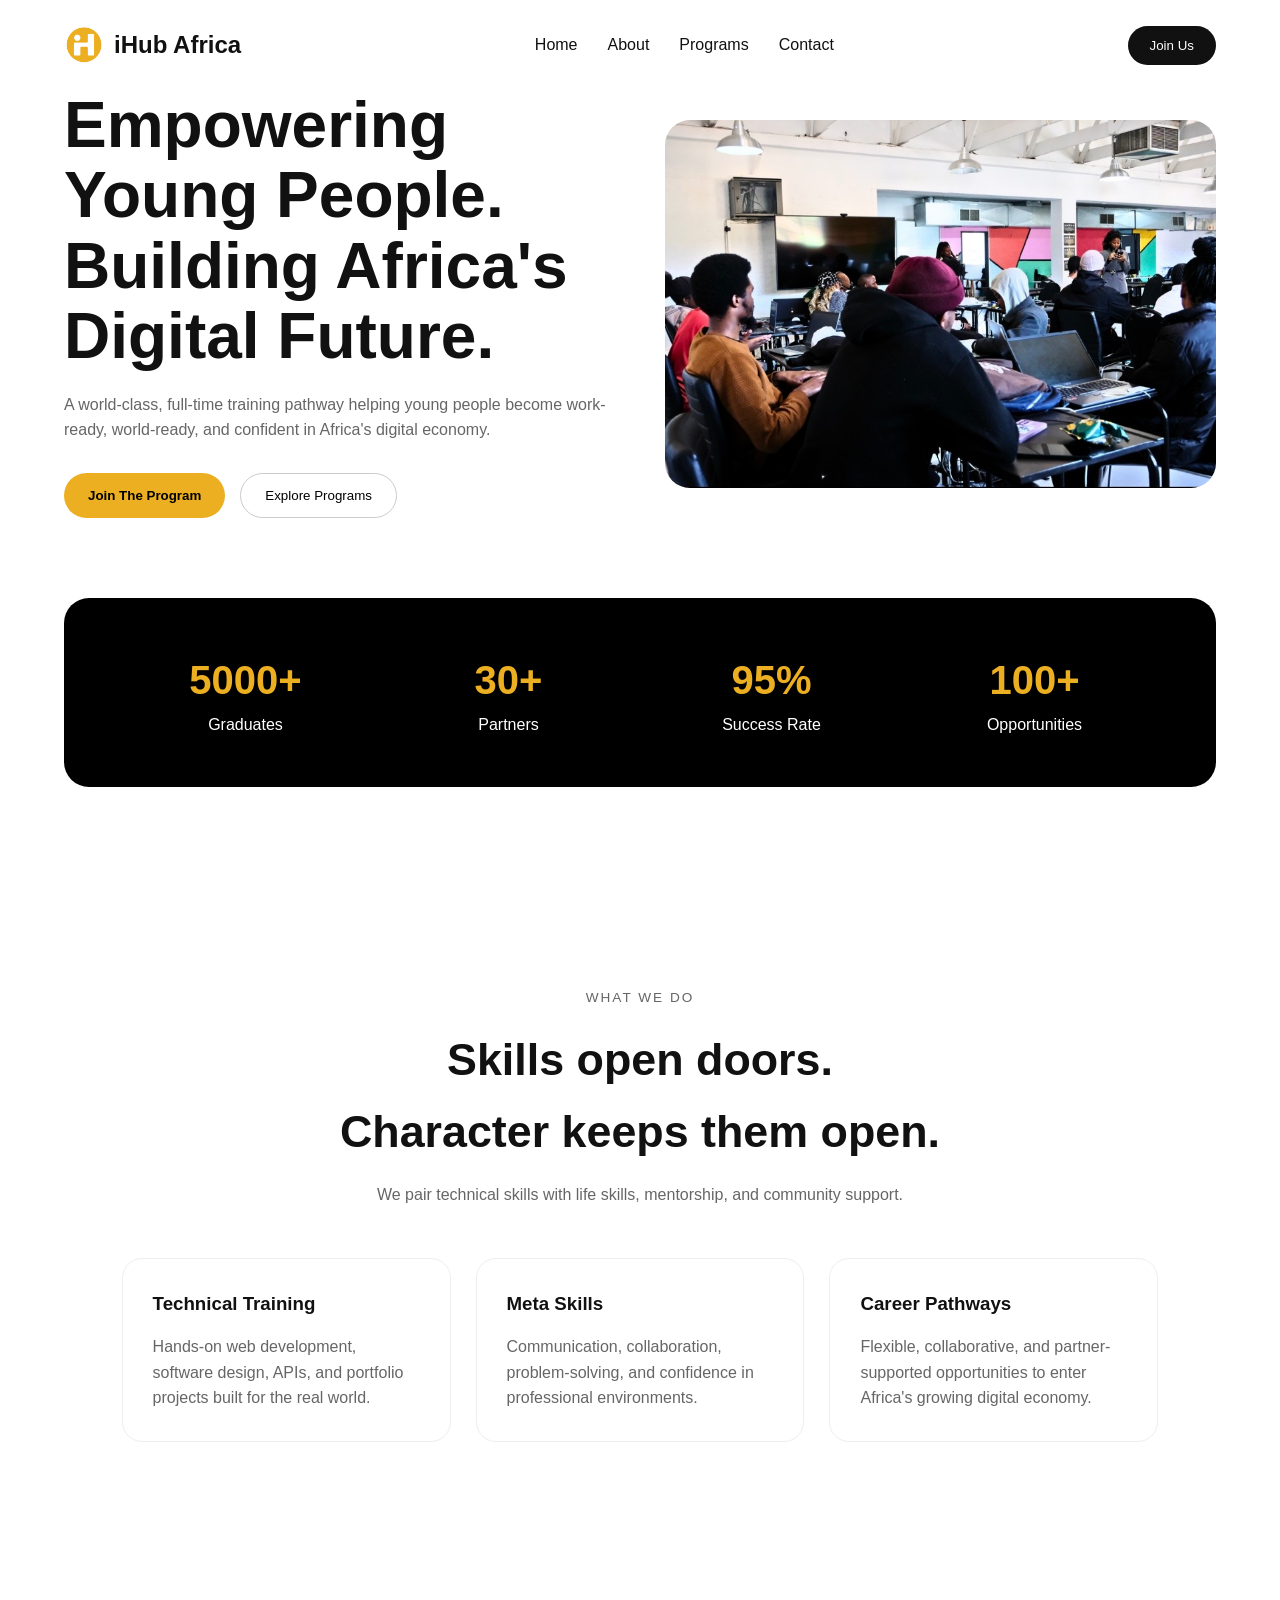
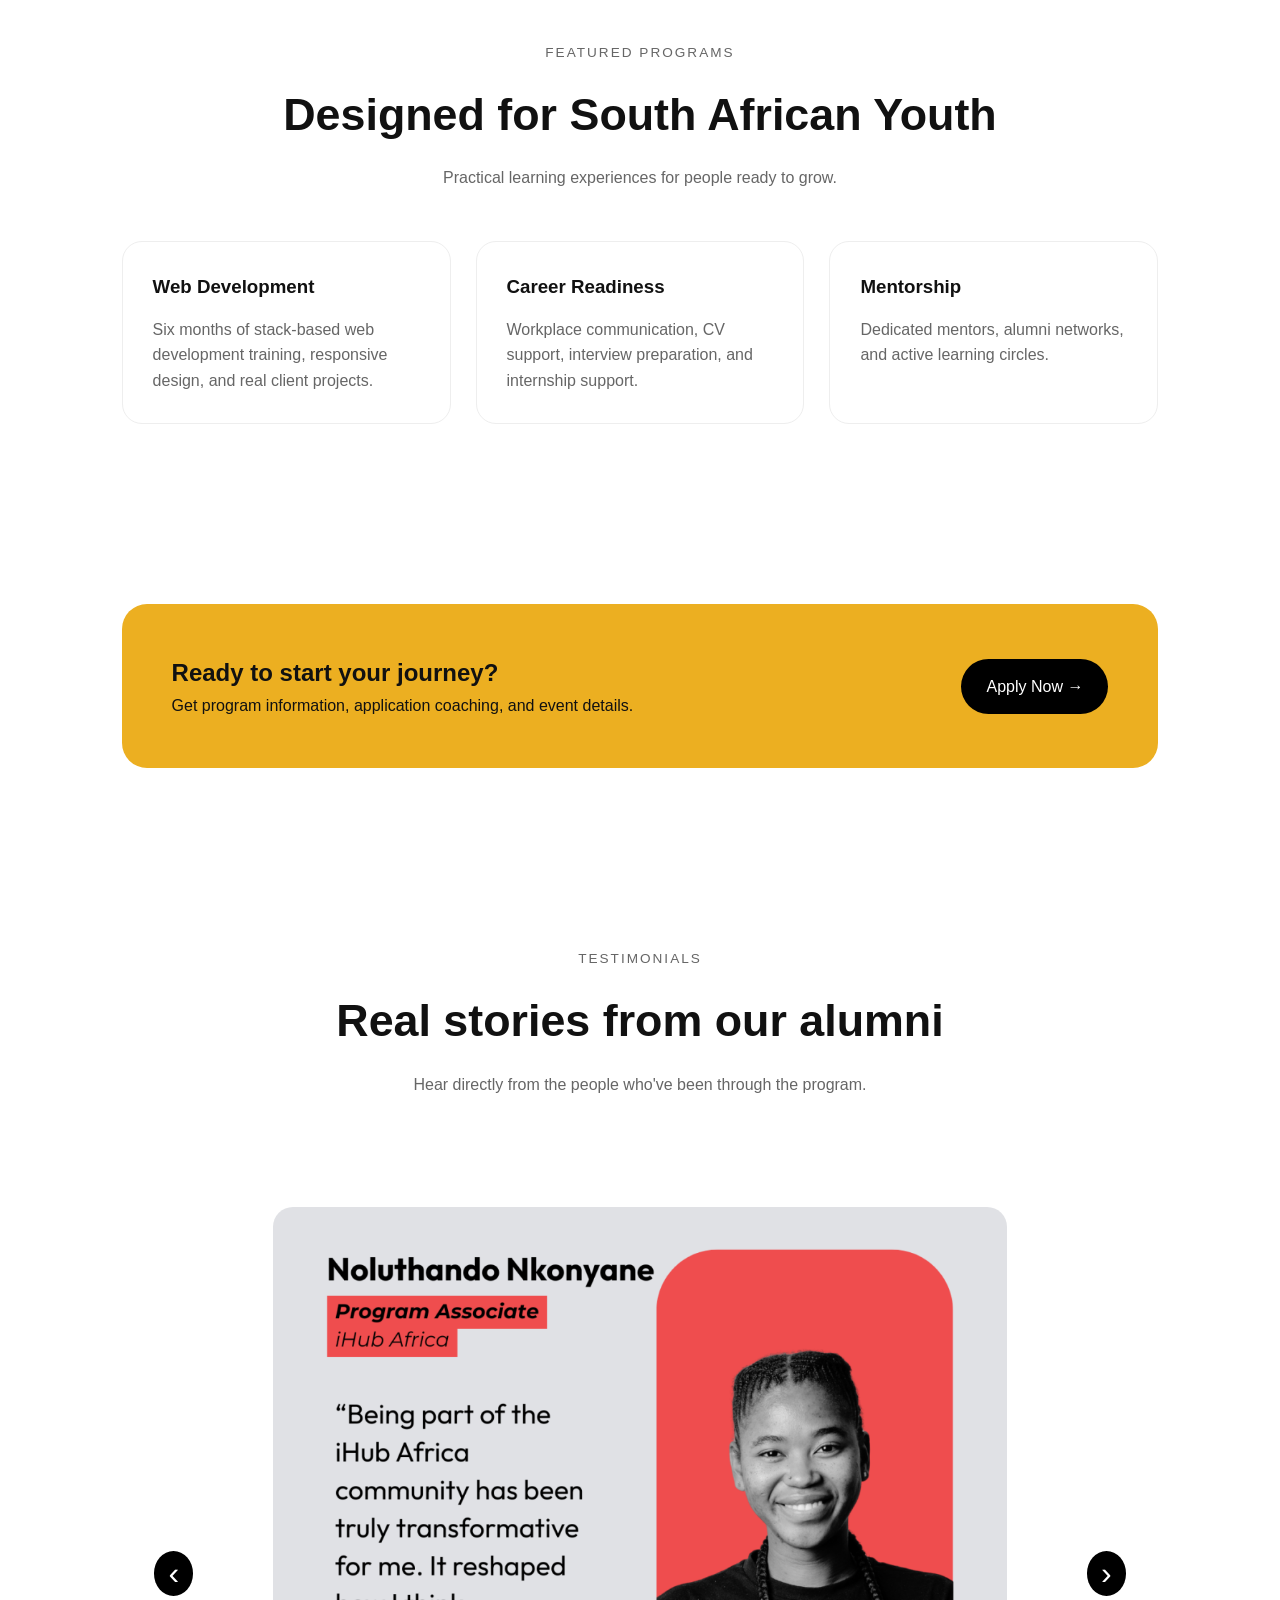
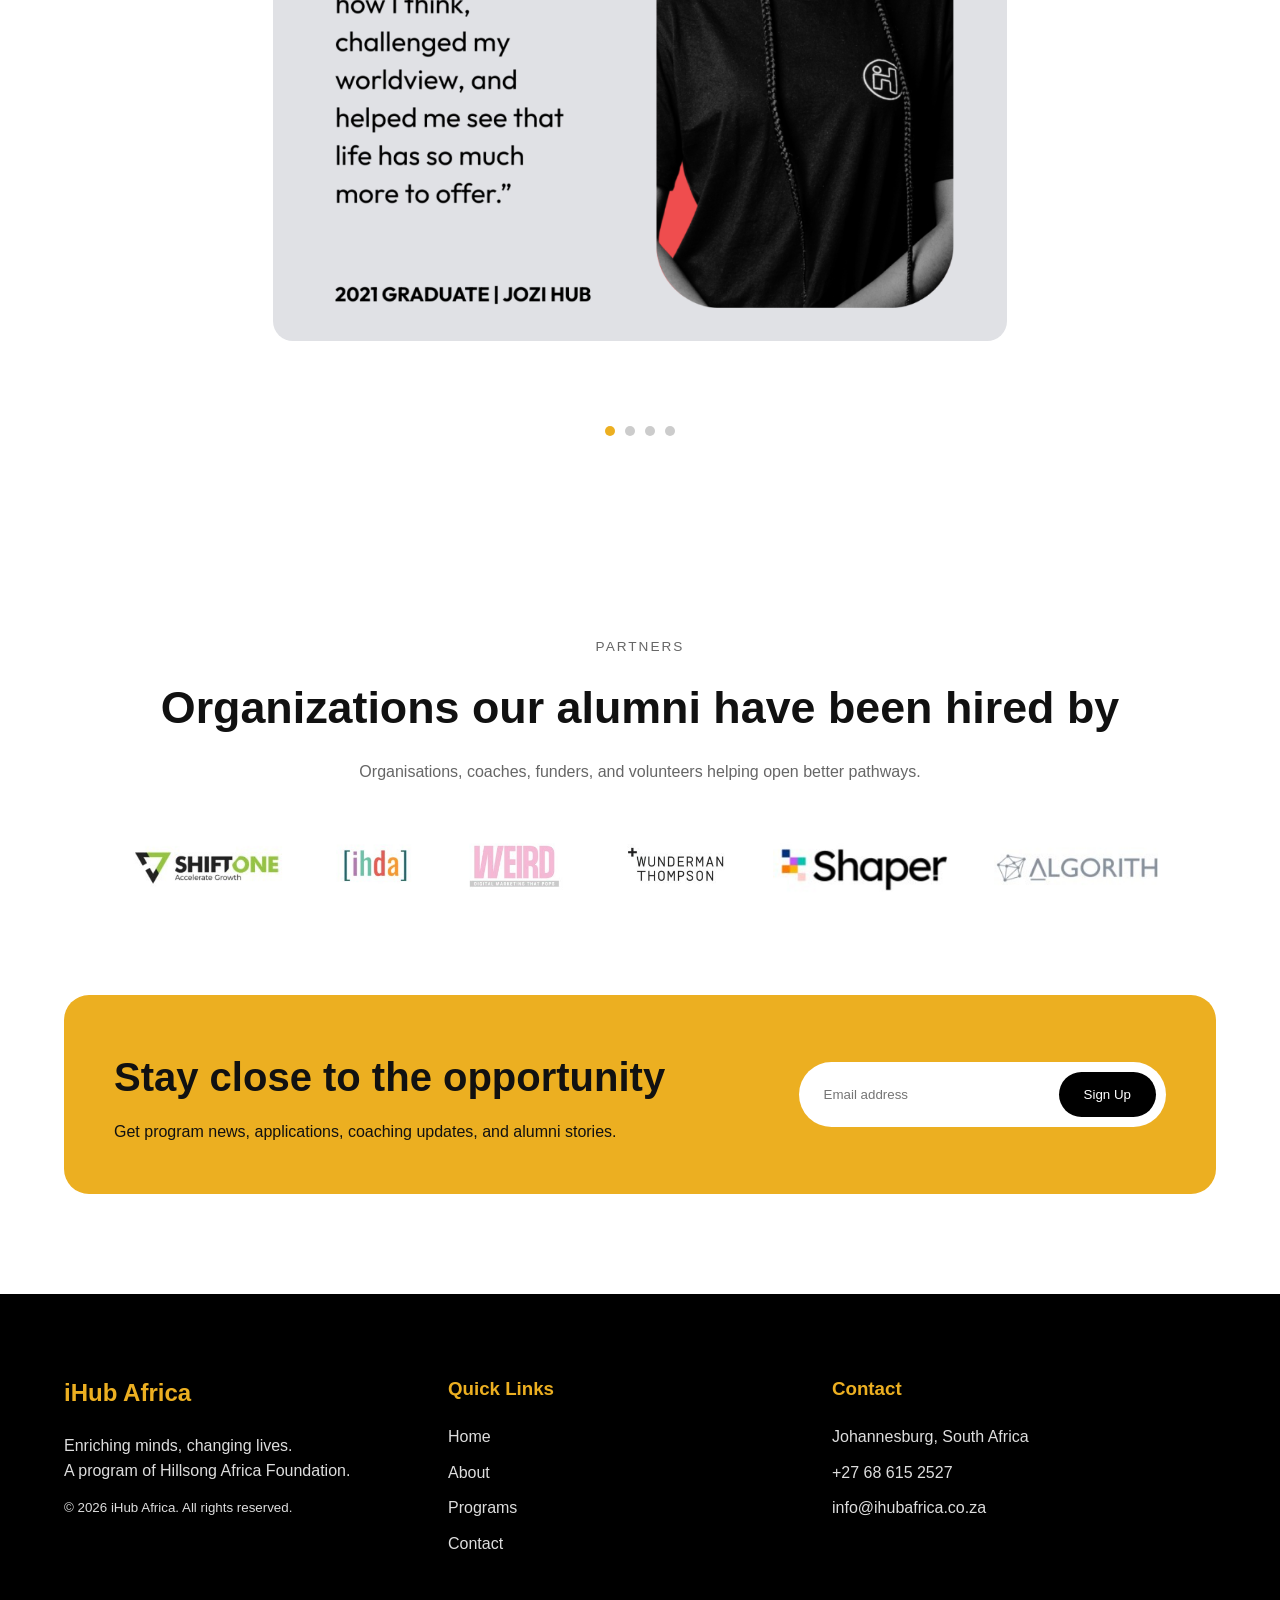
<file: index.html>
<!DOCTYPE html>
<html lang="en">
<head>
    <meta charset="UTF-8">
    <meta name="viewport" content="width=device-width, initial-scale=1.0">
    <title>iHub Africa | Home</title>

    <link rel="icon" href="./Assets/Icons/iHubLogo.webp" type="image/x-icon">
    <link rel="stylesheet" href="styles.css">
</head>
<body>

    <header>
        <nav class="navbar">

            <div class="logo">
                <img src="./Assets/Icons/iHubLogo.webp" alt="iHub Africa Logo">
                <h2>iHub Africa</h2>
            </div>

            <ul class="nav-links">
                <li><a href="index.html">Home</a></li>
                <li><a href="about.html">About</a></li>
                <li><a href="programs.html">Programs</a></li>
                <li><a href="contact.html">Contact</a></li>
            </ul>

            <button class="join-btn">Join Us</button>

        </nav>
    </header>

    <section class="hero">

        <div class="hero-text">

            <h1>
                Empowering Young People.
                <br>
                Building Africa's Digital Future.
            </h1>

            <p>
                A world-class, full-time training pathway helping young people become work-ready, world-ready, and confident in Africa's digital economy.
            </p>

            <div class="hero-buttons">
                <button class="hero-btn" onclick="window.location.href='contact.html'">Join The Program</button>
                <button class="hero-btn-secondary" onclick="window.location.href='programs.html'">Explore Programs</button>
            </div>

        </div>

        <div class="hero-image">
            <img src="./Assets/Images/IMG_4239.jpg" alt="iHub Africa Students">
        </div>

    </section>

    <section class="stats">

        <div>
            <h2>5000+</h2>
            <p>Graduates</p>
        </div>

        <div>
            <h2>30+</h2>
            <p>Partners</p>
        </div>

        <div>
            <h2>95%</h2>
            <p>Success Rate</p>
        </div>

        <div>
            <h2>100+</h2>
            <p>Opportunities</p>
        </div>

    </section>

    <section class="what-section">

        <div class="container">

            <div class="section-header">
                <p class="section-label">WHAT WE DO</p>

                <h2>
                    Skills open doors.
                    <br>
                    Character keeps them open.
                </h2>

                <p>We pair technical skills with life skills, mentorship, and community support. </p>
            </div>

            <div class="programs-grid">

                <div class="program-card">
                    <h3>Technical Training</h3>
                    <p> Hands-on web development, software design, APIs, and portfolio projects built for the real world.</p>
                </div>

                <div class="program-card">
                    <h3>Meta Skills</h3>
                    <p> Communication, collaboration, problem-solving, and confidence in professional environments.</p>
                </div>

                <div class="program-card">
                    <h3>Career Pathways</h3>
                    <p>Flexible, collaborative, and partner-supported opportunities to enter Africa's growing digital economy.</p>
                </div>

            </div>

        </div>

    </section>

    <section class="featured-programs">

        <div class="container">

            <div class="section-header">

                <p class="section-label">FEATURED PROGRAMS</p>

                <h2>Designed for South African Youth</h2>

                <p>Practical learning experiences for people ready to grow.</p>

            </div>

            <div class="programs-grid">

                <div class="program-card">
                    <h3>Web Development</h3>
                    <p>Six months of stack-based web development training, responsive design, and real client projects.</p>
                </div>

                <div class="program-card">
                    <h3>Career Readiness</h3>
                    <p>Workplace communication, CV support, interview preparation, and internship support.</p>
                </div>

                <div class="program-card">
                    <h3>Mentorship</h3>
                    <p>Dedicated mentors, alumni networks, and active learning circles.</p>
                </div>

            </div>

        </div>

    </section>

    <section class="cta-section">

        <div class="container">

            <div class="cta-box">

                <div>
                    <h2>Ready to start your journey?</h2>
                    <p>Get program information, application coaching, and event details.</p>
                </div>

                <a href="contact.html" class="btn-black">
                    Apply Now →
                </a>

            </div>

        </div>

    </section>

    <section class="testimonial-section">

        <div class="container">

            <div class="section-header">
                <p class="section-label">TESTIMONIALS</p>
                <h2>Real stories from our alumni</h2>
                <p>Hear directly from the people who've been through the program.</p>
            </div>

            <div class="testimonial-carousel" data-carousel tabindex="0">

                <button class="carousel-arrow prev" aria-label="Previous testimonial">
                    &#8249;
                </button>

                <div class="testimonial-track-wrapper">
                    <div class="testimonial-track" data-track>

                        <article class="testimonial-card">
                            <img
                                class="testimonial-photo"
                                src="./Assets/Images/Alumni-Quotes-website.webp"
                                alt="Nhlanhla Ntlangase"
                                data-initials="NN"
                            >
                        </article>

                        <article class="testimonial-card">
                            <img
                                class="testimonial-photo"
                                src="./Assets/Images/alumni 4.webp"
                                alt="Refilwe Mokoena"
                                data-initials="RM"
                            >
                        </article>

                        <article class="testimonial-card">
                            <img
                                class="testimonial-photo"
                                src="./Assets/Images/alumni 3.webp"
                                alt="Sipho Dlamini"
                                data-initials="SD"
                            >
                        </article>

                        <article class="testimonial-card">
                            <img
                                class="testimonial-photo"
                                src="./Assets/Images/Alumni-Quotes-website-2.webp"
                                alt="Lerato Khumalo"
                                data-initials="LK"
                            >
                        </article>

                    </div>
                </div>

                <button class="carousel-arrow next" aria-label="Next testimonial">
                    &#8250;
                </button>

            </div>

            <div class="carousel-dots" data-dots></div>

        </div>

    </section>

    <section class="partners-section">

        <div class="container">

            <div class="section-header">

                <p class="section-label">PARTNERS</p>

                <h2>Organizations our alumni have been hired by</h2>

                <p>Organisations, coaches, funders, and volunteers helping open better pathways.</p>

            </div>

            <div class="partners-marquee" data-marquee>
            
            <div class="partners-track" data-track>
            
            <img src="./Assets/Icons/shiftone logo.jpg" alt="Shifttone" class="partner-logo">
            <img src="./Assets/Icons/IHDA logo.jpg" alt="Ihda" class="partner-logo">
            <img src="./Assets/Icons/weird logo.jpg" alt="Weird" class="partner-logo">
            <img src="./Assets/Icons/WT logo.jpg" alt="WT" class="partner-logo">
            <img src="./Assets/Icons/shaper logo2.jpg" alt="Shaper" class="partner-logo">
            <img src="./Assets/Icons/algorythm logo.jpg" alt="Shaper" class="partner-logo">
            
            </div>
            </div>

        </div>

    </section>

    <section class="newsletter">

        <div class="newsletter-content">

            <div class="newsletter-text">

                <h2>Stay close to the opportunity</h2>

                <p>Get program news, applications, coaching updates, and alumni stories.</p>

            </div>

            <form class="newsletter-form">

                <input
                    type="email"
                    placeholder="Email address"
                >

                <button type="submit">
                    Sign Up
                </button>

            </form>

        </div>

    </section>

    <footer>

        <div class="footer-container">

            <div class="footer-column">

                <h2>iHub Africa</h2>

                <p>
                    Enriching minds, changing lives.<br>
                    A program of Hillsong Africa Foundation.
                </p>

                <small>
                    © 2026 iHub Africa. All rights reserved.
                </small>

            </div>

            <div class="footer-column">

                <h3>Quick Links</h3>

                <ul>
                    <li><a href="index.html">Home</a></li>
                    <li><a href="about.html">About</a></li>
                    <li><a href="programs.html">Programs</a></li>
                    <li><a href="contact.html">Contact</a></li>
                </ul>

            </div>

            <div class="footer-column">

                <h3>Contact</h3>

                <p>Johannesburg, South Africa</p>
                <p>+27 68 615 2527</p>
                <p>info@ihubafrica.co.za</p>

            </div>

        </div>

    </footer>

    <script src="script.js"></script>

</body>
</html>
</file>
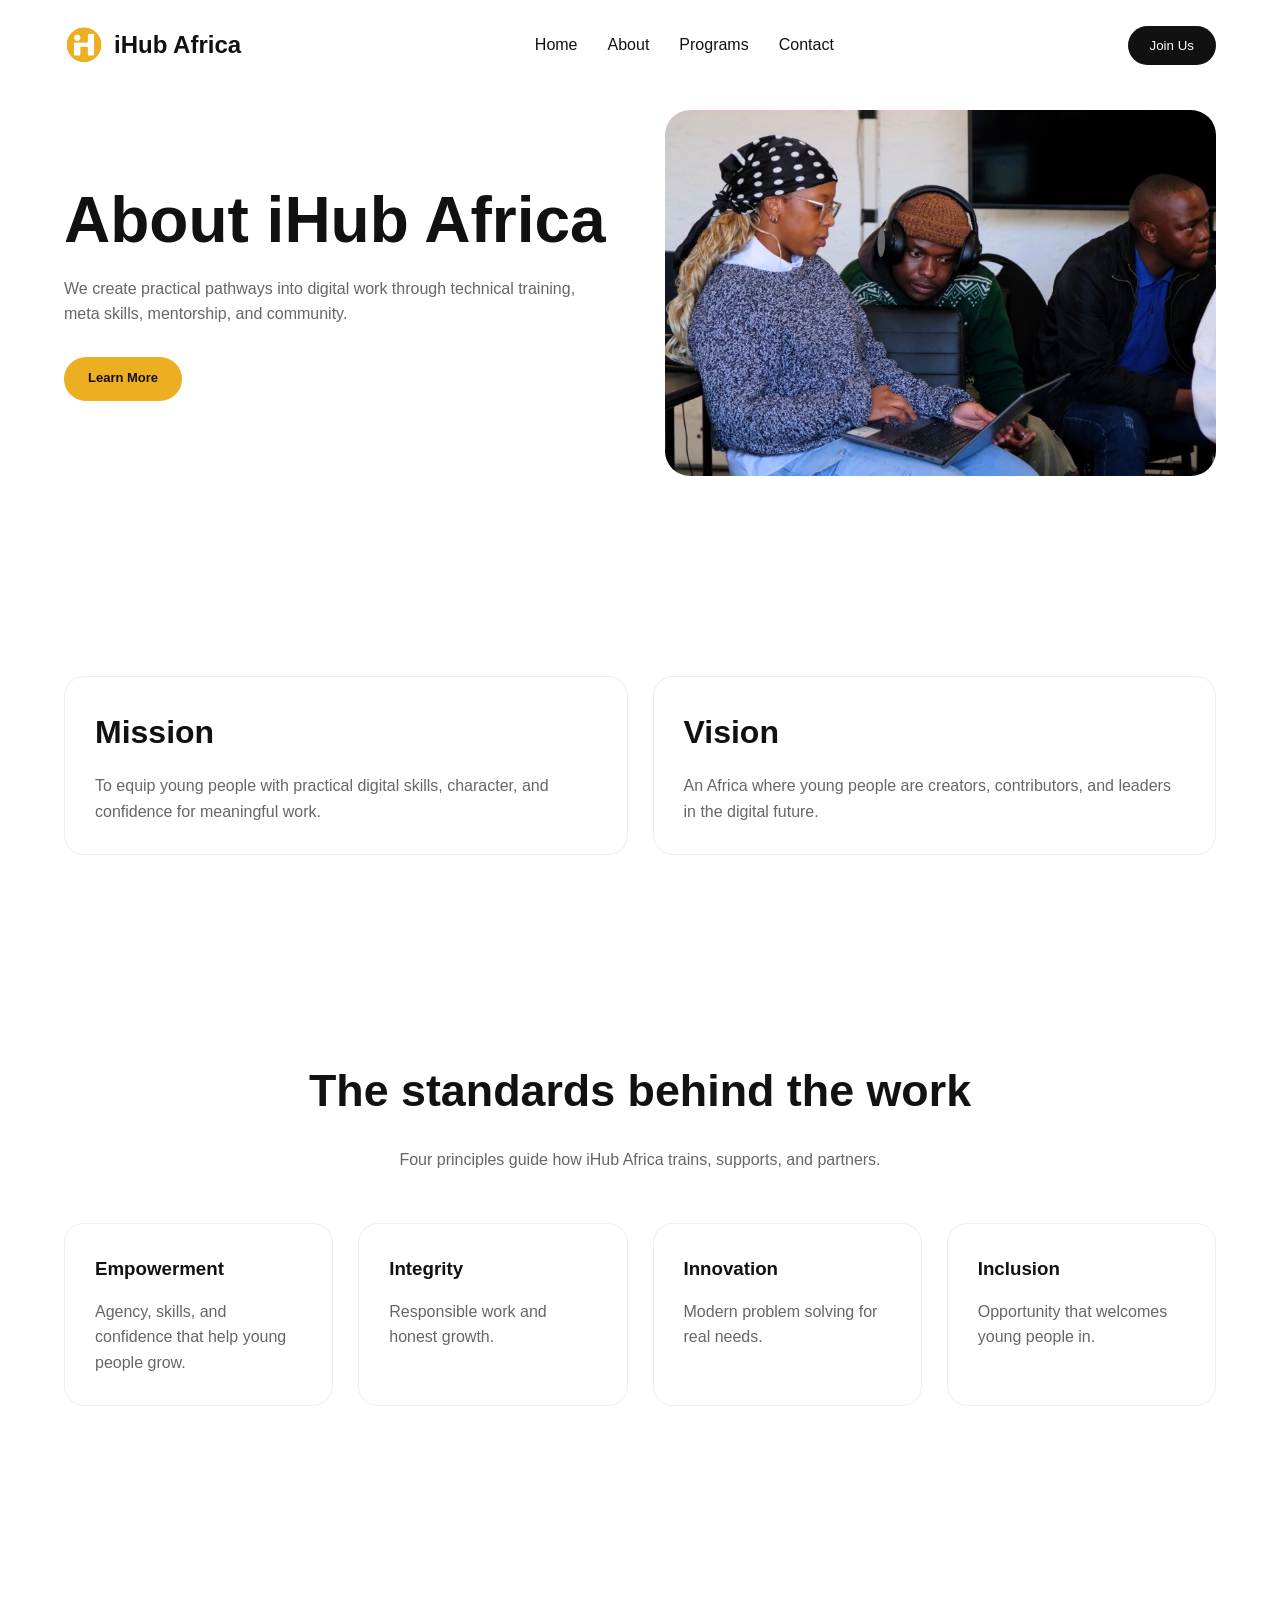
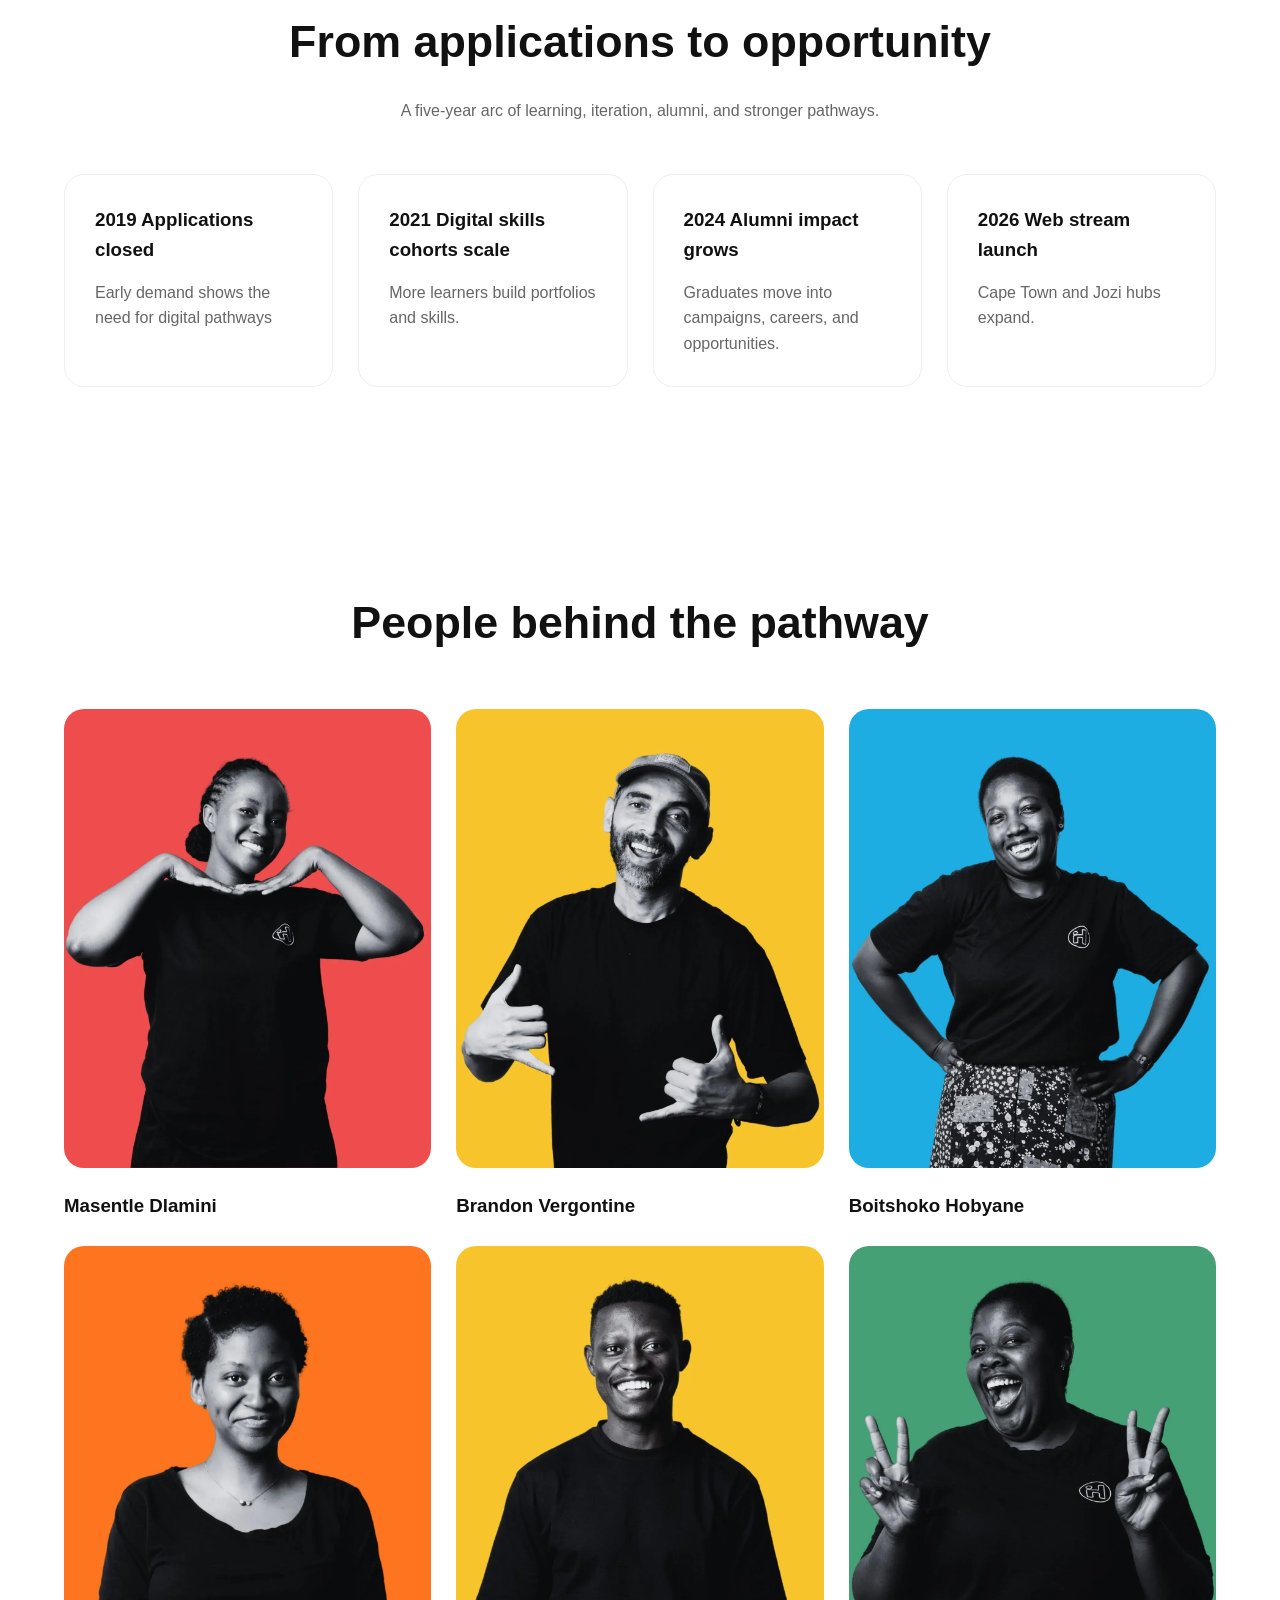
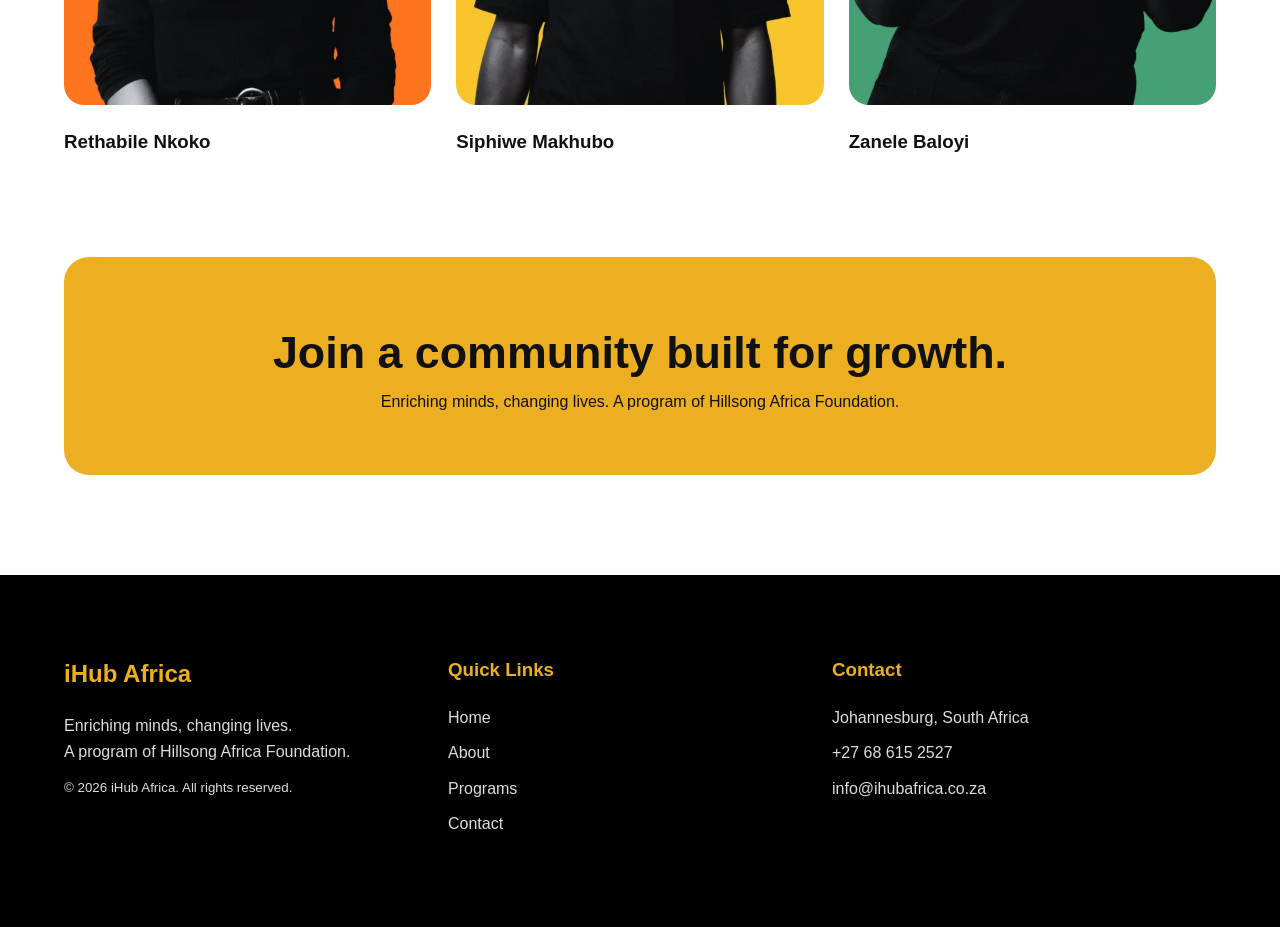
<file: about.html>
<!DOCTYPE html>
<html lang="en">
<head>
    <meta charset="UTF-8">
    <meta name="viewport" content="width=device-width, initial-scale=1.0">
    <title>iHub Africa | About</title>

    <link rel="icon" href="./Assets/Icons/iHubLogo.webp" type="image/x-icon">
    <link rel="stylesheet" href="styles.css">
</head>
<body>

    <header>
        <nav class="navbar">

            <div class="logo">
                <img src="./Assets/Icons/iHubLogo.webp" alt="iHub Africa Logo">
                <h2>iHub Africa</h2>
            </div>

            <ul class="nav-links">
                <li><a href="index.html">Home</a></li>
                <li><a href="about.html">About</a></li>
                <li><a href="programs.html">Programs</a></li>
                <li><a href="contact.html">Contact</a></li>
            </ul>

            <button class="join-btn">Join Us</button>

        </nav>
    </header>

<section class="about-hero">

    <div class="about-content">

        <h1>About iHub Africa</h1>

        <p>
            We create practical pathways into digital work through technical training, meta skills, mentorship, and community.</p>

         <a href="about.html#mission-vision" class="learn-btn">
            Learn More
        </a>

    </div>
     
        <div class="about-image">
        <img src="./Assets/Images/IMG_4240.jpg" alt="iHub Africa students">
    </div>

</section>

<section class="mission-vision">

    <div class="info-card">

        <h2>Mission</h2>

        <p>
            To equip young people with practical digital skills, character, and confidence for meaningful work.
               </p>
    </div>


    <div class="info-card">

        <h2>Vision</h2>

        <p>
            An Africa where young people are creators, contributors, and leaders in the digital future.
        </p>

    </div>

</section>

<section class="values">

    <h2>The standards behind the work</h2>

    <p class="section-text">
        Four principles guide how iHub Africa trains, supports,
        and partners.
    </p>


    <div class="values-grid">


        <div class="value-card">

            <h3>Empowerment</h3>

            <p>Agency, skills, and confidence that help young people grow.</p>
    </div>



        <div class="value-card">

            <h3>Integrity</h3>

            <p>Responsible work and honest growth.</p>

        </div>

         <div class="value-card">

            <h3>Innovation</h3>

            <p>
                Modern problem solving for real needs.
            </p>

        </div>

                <div class="value-card">

            <h3>Inclusion</h3>

            <p>
                Opportunity that welcomes young people in.
            </p>

        </div>


    </div>

</section>

<section class="story">


    <h2>From applications to opportunity</h2>

    <p>
        A five-year arc of learning, iteration, alumni,
        and stronger pathways.
    </p>



    <div class="timeline-grid">


        <div class="timeline-card">

     <h3>2019 Applications closed</h3>

            <p> Early demand shows the need for digital pathways </p>

        </div>
    <div class="timeline-card">

            <h3>2021 Digital skills cohorts scale</h3>

            <p>
                More learners build portfolios and skills.
            </p>

        </div>
     <div class="timeline-card">

            <h3>2024 Alumni impact grows</h3>

            <p>
                Graduates move into campaigns, careers,
                and opportunities.
            </p>

        </div>

        <div class="timeline-card">

            <h3>2026 Web stream launch</h3>

            <p>
                Cape Town and Jozi hubs expand.
            </p>

        </div>


    </div>


</section>

<section class="founders">

    <h2>People behind the pathway</h2>


    <div class="founder-grid">


        <div class="founder-card">
            <img src="./Assets/Images/M Dlamini img1.webp" alt="Founder">
            <h3>Masentle Dlamini</h3>
        </div>

        <div class="founder-card">
            <img src="./Assets/Images/B Vergotine img2.webp" alt="Founder">
            <h3>Brandon Vergontine</h3>
        </div>

        <div class="founder-card">
            <img src="./Assets/Images/B Hobyane img3.webp" alt="Founder">
            <h3>Boitshoko Hobyane</h3>
        </div>

        <div class="founder-card">
            <img src="./Assets/Images/R Nkoko img4.webp" alt="Founder">
            <h3>Rethabile Nkoko</h3>
        </div>

        <div class="founder-card">
            <img src="./Assets/Images/S Makhubo img4.webp" alt="Founder">
            <h3>Siphiwe Makhubo</h3>
        </div>

        <div class="founder-card">
            <img src="./Assets/Images/Z Baloyi img6.webp" alt="Founder">
            <h3>Zanele Baloyi</h3>
        </div>

        </div>


</section>

<section class="community">

    <h2>
        Join a community built for growth.
    </h2>

    <p>
        Enriching minds, changing lives.
        A program of Hillsong Africa Foundation.
    </p>

</section>

<footer>

        <div class="footer-container">

            <div class="footer-column">

                <h2>iHub Africa</h2>

                <p>
                    Enriching minds, changing lives.<br>
                    A program of Hillsong Africa Foundation.
                </p>

                <small>
                    © 2026 iHub Africa. All rights reserved.
                </small>

            </div>

            <div class="footer-column">

                <h3>Quick Links</h3>

                <ul>
                    <li><a href="index.html">Home</a></li>
                    <li><a href="about.html">About</a></li>
                    <li><a href="programs.html">Programs</a></li>
                    <li><a href="contact.html">Contact</a></li>
                </ul>

            </div>

            <div class="footer-column">

                <h3>Contact</h3>

                <p>Johannesburg, South Africa</p>
                <p>+27 68 615 2527</p>
                <p>info@ihubafrica.co.za</p>

            </div>

        </div>

    </footer>

</body>
</html>
</file>
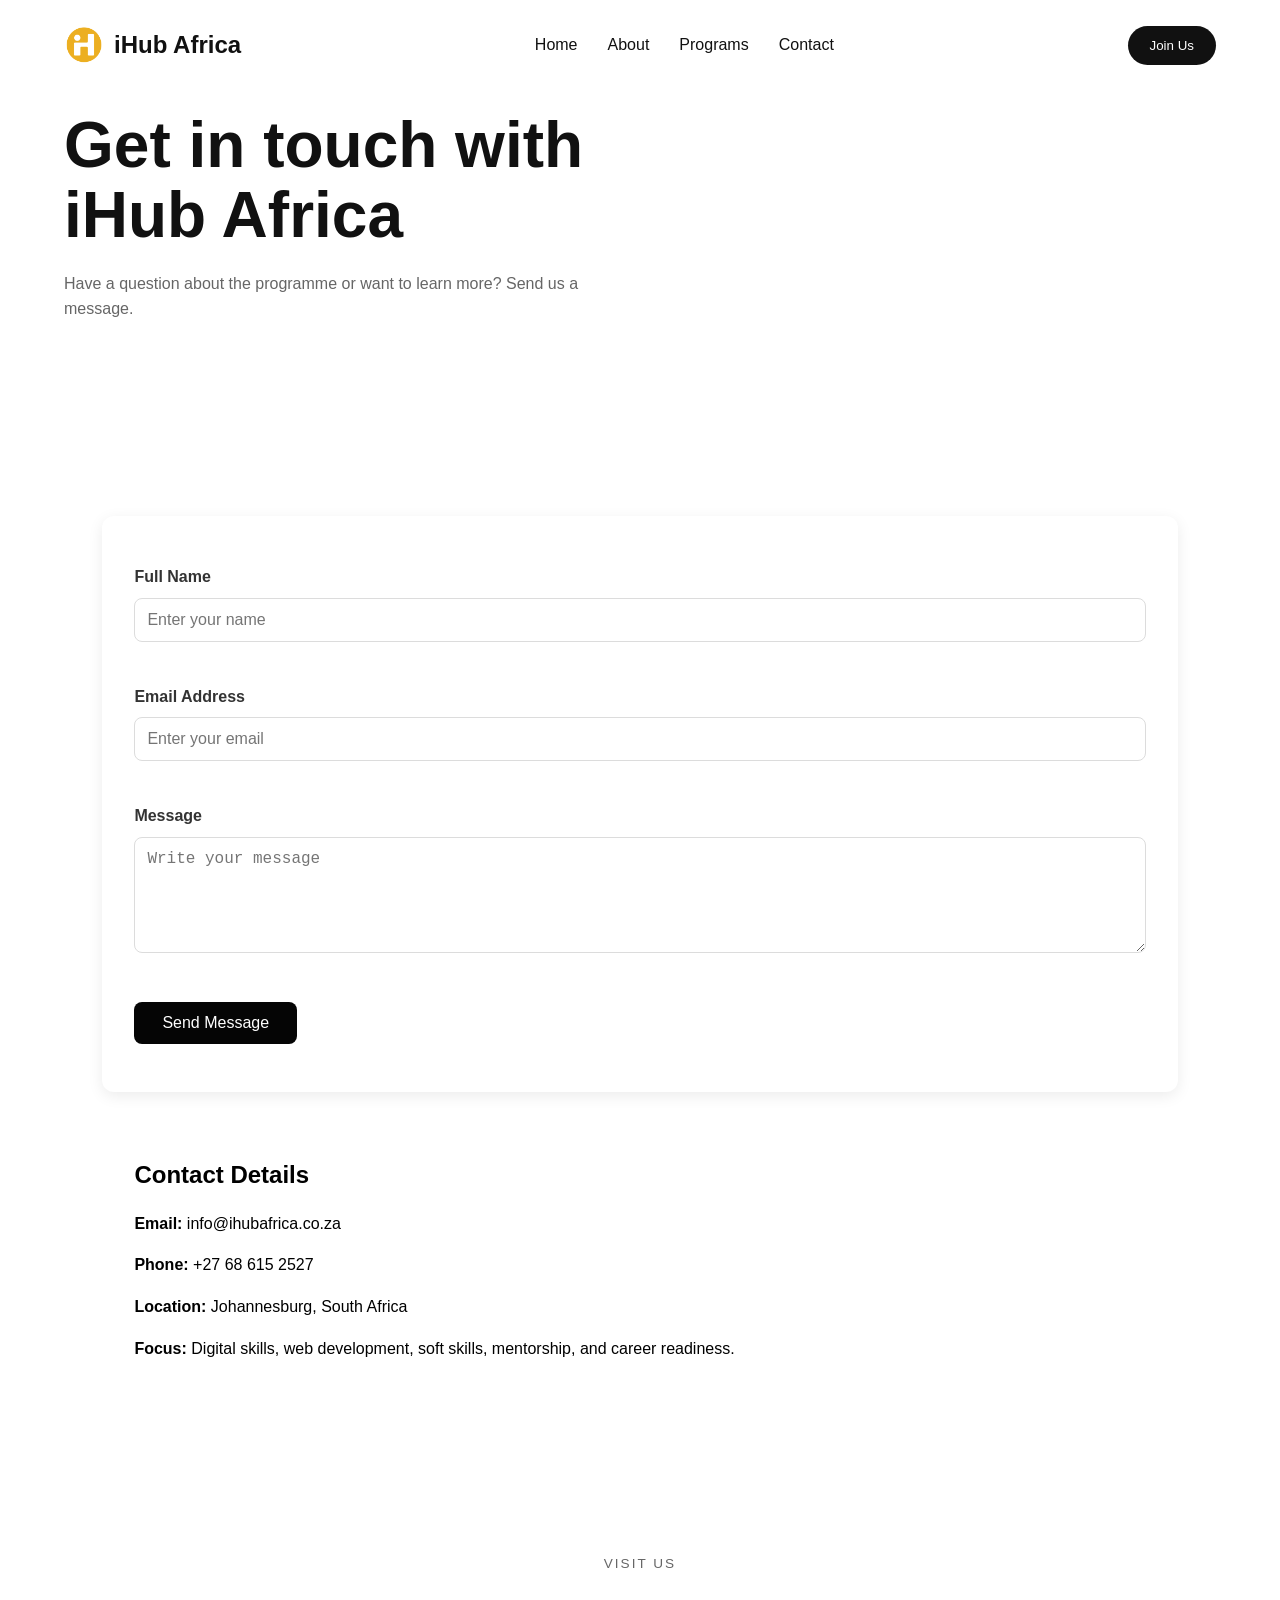
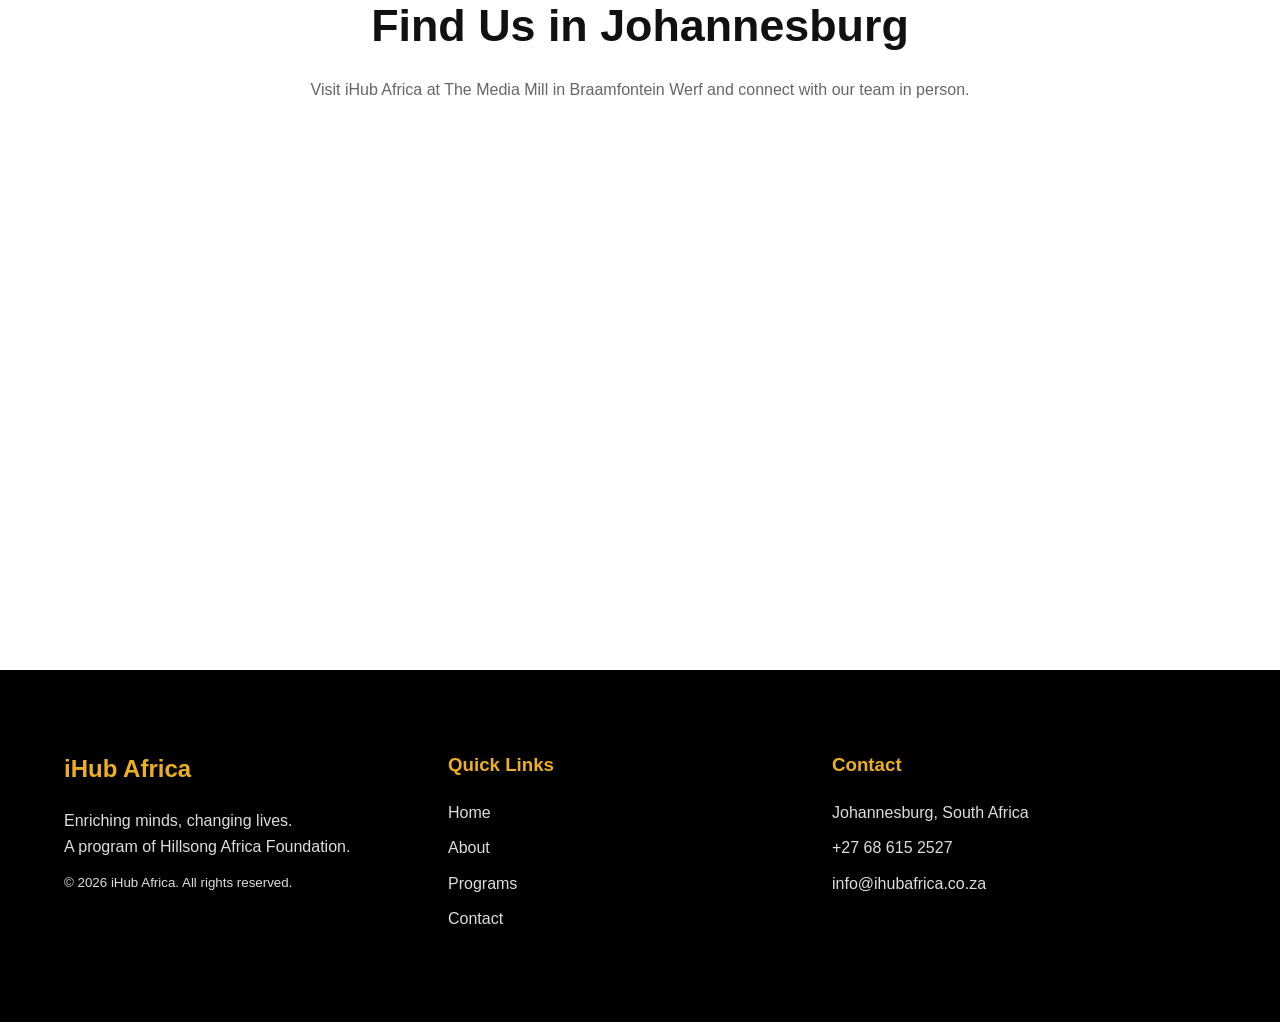
<file: contact.html>
<!DOCTYPE html>
<html lang="en">
<head>
    <meta charset="UTF-8">
    <meta name="viewport" content="width=device-width, initial-scale=1.0">
    <title>iHub Africa | Contact</title>

    <link rel="icon" href="./Assets/Icons/iHubLogo.webp" type="image/x-icon">
    <link rel="stylesheet" href="styles.css">
</head>
<body>

    <header>
        <nav class="navbar">

            <div class="logo">
                <img src="./Assets/Icons/iHubLogo.webp" alt="iHub Africa Logo">
                <h2>iHub Africa</h2>
            </div>

            <ul class="nav-links">
                <li><a href="index.html">Home</a></li>
                <li><a href="about.html">About</a></li>
                <li><a href="programs.html">Programs</a></li>
                <li><a href="contact.html">Contact</a></li>
            </ul>

            <button class="join-btn">Join Us</button>

        </nav>
    </header>

    <main>

        <section class="contact-hero">

            <div class="contact-hero-content">

                <h1>Get in touch with iHub Africa</h1>

                <p>
                    Have a question about the programme or want to learn more?
                    Send us a message.
                </p>

            </div>

        </section>

        <section class="contact-section">

            <form class="contact-form" id="contactForm" novalidate>

                <label for="name">Full Name</label>

                <input
                    type="text"
                    id="name"
                    name="name"
                    placeholder="Enter your name"
                >

                <small class="error-message" id="nameError"></small>

                <label for="email">Email Address</label>

                <input
                    type="email"
                    id="email"
                    name="email"
                    placeholder="Enter your email"
                >

                <small class="error-message" id="emailError"></small>

                <label for="message">Message</label>

                <textarea
                    id="message"
                    name="message"
                    rows="5"
                    placeholder="Write your message"
                ></textarea>

                <small class="error-message" id="messageError"></small>

                <button type="submit" class="btn primary-btn">
                    Send Message
                </button>

                <p class="success-message" id="successMessage"></p>

            </form>

            <div class="contact-info">

                <h2>Contact Details</h2>

                <p>
                    <strong>Email:</strong>
                    info@ihubafrica.co.za
                </p>

                <p>
                    <strong>Phone:</strong>
                    +27 68 615 2527
                </p>

                <p>
                    <strong>Location:</strong>
                    Johannesburg, South Africa
                </p>

                <p>
                    <strong>Focus:</strong>
                    Digital skills, web development, soft skills, mentorship,
                    and career readiness.
                </p>

            </div>

        </section>

        <section class="map-section">

            <div class="container">

            <div class="section-header">

            <p class="section-label">VISIT US</p>

            <h2>Find Us in Johannesburg</h2>

            <p> Visit iHub Africa at The Media Mill in Braamfontein Werf and connect with our team in person.</p>
            
            </div>
            </div>

            <iframe
                src="https://maps.google.com/maps?q=7%20Quince%20Street,%20The%20Media%20Mill,%20Braamfontein%20Werf,%20Johannesburg&t=&z=15&ie=UTF8&iwloc=&output=embed"
                width="100%"
                height="400"
                style="border:0;"
                allowfullscreen=""
                loading="lazy">
            </iframe>

        </section>

    </main>

    <footer>

        <div class="footer-container">

            <div class="footer-column">

                <h2>iHub Africa</h2>

                <p>
                    Enriching minds, changing lives.<br>
                    A program of Hillsong Africa Foundation.
                </p>

                <small>
                    © 2026 iHub Africa. All rights reserved.
                </small>

            </div>

            <div class="footer-column">

                <h3>Quick Links</h3>

                <ul>
                    <li><a href="index.html">Home</a></li>
                    <li><a href="about.html">About</a></li>
                    <li><a href="programs.html">Programs</a></li>
                    <li><a href="contact.html">Contact</a></li>
                </ul>

            </div>

            <div class="footer-column">

                <h3>Contact</h3>

                <p>Johannesburg, South Africa</p>
                <p>+27 68 615 2527</p>
                <p>info@ihubafrica.co.za</p>

            </div>

        </div>

    </footer>

    <script src="script.js"></script>

</body>
</html>
</file>
<file: styles.css>
* {
    margin: 0;
    padding: 0;
    box-sizing: border-box;
}

body {
    font-family: Arial, Helvetica, sans-serif;
    background: #ffffff;
    color: #111;
    line-height: 1.6;
    padding-top: 10px;
}

.container {
    width: 90%;
    max-width: 1200px;
    margin: auto;
}

a {
    text-decoration: none;
}

ul {
    list-style: none;
}

/* NAVBAR */

.navbar {
    display: flex;
    justify-content: space-between;
    align-items: center;
    padding: 25px 5%;
    position: fixed;
    top: 0;
    left: 0;
    width: 100%;
    background: rgba(255, 255, 255, 0.95);
    backdrop-filter: blur(10px);
    z-index: 1000;
}

.logo {
    display: flex;
    align-items: center;
    gap: 10px;
}

.logo img {
    width: 40px;
    height: 40px;
}

.nav-links {
    display: flex;
    gap: 30px;
}

.nav-links a {
    color: #111;
    font-weight: 500;
    transition: color 0.3s ease;
}

.nav-links a:hover {
    color: #ecaf21;
}

.join-btn {
    background: #111;
    color: white;
    border: none;
    padding: 12px 22px;
    border-radius: 30px;
    cursor: pointer;
    transition: all 0.3s ease;
}

.join-btn:hover {
    background: #ecaf21;
    color: #111;
    transform: translateY(-2px);
}

/* HERO */

.hero {
    display: grid;
    grid-template-columns: 1fr 1fr;
    align-items: center;
    gap: 50px;
    padding: 80px 5%;
}

.hero-text h1 {
    font-size: 4rem;
    line-height: 1.1;
    margin-bottom: 20px;
}

.hero-text p {
    color: #666;
    margin-bottom: 30px;
    max-width: 550px;
}

.hero-buttons {
    display: flex;
    gap: 15px;
}

.hero-btn {
    background: #ecaf21;
    border: none;
    padding: 14px 24px;
    border-radius: 30px;
    cursor: pointer;
    font-weight: bold;
    transition: all 0.3s ease;
}

.hero-btn:hover {
    background: #111;
    color: white;
    transform: translateY(-2px);
}

.hero-btn-secondary {
    background: transparent;
    border: 1px solid #ccc;
    padding: 14px 24px;
    border-radius: 30px;
    cursor: pointer;
    transition: all 0.3s ease;
}

.hero-btn-secondary:hover {
    background: #111;
    color: white;
    border-color: #111;
    transform: translateY(-2px);
}

.hero-image img,
.about-image img,
.programs-image img,
.contact-hero-image img {
    width: 100%;
    border-radius: 25px;
    display: block;
}

/* STATS */

.stats {
    background: #000000;
    color: white;
    width: 90%;
    max-width: 1200px;
    margin: 0 auto 100px;
    padding: 50px;
    border-radius: 25px;
    display: grid;
    grid-template-columns: repeat(4, 1fr);
    text-align: center;
}

.stats h2 {
    color: #ecaf21;
    font-size: 2.5rem;
}

/* SECTIONS */

.section-header {
    text-align: center;
    margin-bottom: 50px;
}

.section-label {
    color: #666;
    text-transform: uppercase;
    letter-spacing: 2px;
    font-size: 0.85rem;
    margin-bottom: 15px;
}

.section-header h2 {
    font-size: 2.8rem;
    margin-bottom: 15px;
}

.section-header p {
    color: #666;
}

.what-section,
.featured-programs {
    padding: 100px 5%;
}

/* PROGRAM CARDS */

.programs-grid {
    display: grid;
    grid-template-columns: repeat(3, 1fr);
    gap: 25px;
}

.program-card,
.info-card,
.value-card,
.timeline-card {
    border: 1px solid #eee;
    border-radius: 20px;
    padding: 30px;
    background: white;
    transition: all 0.3s ease;
}

.program-card:hover,
.info-card:hover,
.value-card:hover,
.timeline-card:hover {
    transform: translateY(-8px);
    box-shadow: 0 15px 30px rgba(0, 0, 0, 0.08);
}

.program-card h3,
.value-card h3,
.timeline-card h3 {
    margin-bottom: 15px;
}

.program-card p,
.info-card p,
.value-card p,
.timeline-card p {
    color: #666;
}

/* CTA */

.cta-section {
    padding: 80px 5%;
}

.cta-box {
    background: #ecaf21;
    border-radius: 25px;
    padding: 50px;
    display: flex;
    justify-content: space-between;
    align-items: center;
    gap: 30px;
}

.btn-black {
    background: #000000;
    color: white;
    padding: 15px 25px;
    border-radius: 30px;
    transition: all 0.3s ease;
}

.btn-black:hover {
    background: white;
    color: #111;
    transform: translateY(-2px);
}

/* PARTNERS */

.partners-section {
    padding: 100px 5%;
}

.partners-marquee {
    width: 100%;
    overflow: hidden;
    margin-top: 40px;
}

.partners-track {
    display: flex;
    align-items: center;
    gap: 40px;
    width: max-content;
    animation: scrollPartners 20s linear infinite;
}

.partners-track.paused {
    animation-play-state: paused;
}

.partner-logo {
    height: 60px;
    width: auto;
    object-fit: contain;
    transition: transform 0.3s ease;
}

.partner-logo:hover {
    transform: scale(1.1);
}

@keyframes scrollPartners {
    from {
        transform: translateX(-50%);
    }

    to {
        transform: translateX(0);
    }
}

/* TESTIMONIALS */

.testimonial-section {
    padding: 100px;
}

.testimonial-carousel {
    position: relative;
    display: flex;
    align-items: center;
    gap: 20px;
}

.testimonial-track-wrapper {
    overflow: hidden;
    width: 100%;
}

.testimonial-track {
    display: flex;
    gap: 25px;
    transition: transform 0.4s ease;
}

.testimonial-card {
    min-width: 100%;
    background: #ffffff;
    color: #ffffff;
    border-radius: 25px;
    padding: 60px;
    display: flex;
    align-items: center;
    gap: 30px;
}

.testimonial-photo {
    width: 100%;
    height: 100%;
    border-radius: 20px;
    object-fit: cover;
}

.testimonial-body {
    flex: 1;
}

.carousel-arrow {
    background: #000000;
    color: white;
    border: none;
    width: 45px;
    height: 45px;
    border-radius: 50%;
    font-size: 2rem;
    cursor: pointer;
    z-index: 2;
    transition: all 0.3s ease;
}

.carousel-arrow:hover {
    background: #ecaf21;
    color: #111;
}

.carousel-dots {
    display: flex;
    justify-content: center;
    gap: 10px;
    margin-top: 25px;
}

.carousel-dots button {
    width: 10px;
    height: 10px;
    border-radius: 50%;
    border: none;
    background: #ccc;
    cursor: pointer;
}

.carousel-dots button.active {
    background: #ecaf21;
}

/* NEWSLETTER */

.newsletter {
    padding: 0 5% 100px;
}

.newsletter-content {
    background: #ecaf21;
    border-radius: 25px;
    padding: 50px;
    display: flex;
    justify-content: space-between;
    align-items: center;
    gap: 30px;
}

.newsletter-text h2 {
    font-size: 2.5rem;
    margin-bottom: 10px;
}

.newsletter-form {
    display: flex;
    background: white;
    border-radius: 50px;
    padding: 10px;
}

.newsletter-form input {
    border: none;
    outline: none;
    padding: 15px;
    width: 250px;
}

.newsletter-form button {
    background: #000000;
    color: white;
    border: none;
    padding: 15px 25px;
    border-radius: 50px;
    cursor: pointer;
    transition: all 0.3s ease;
}

.newsletter-form button:hover {
    background: #ecaf21;
    color: #111;
}

/* FOOTER */

footer {
    background: #000000;
    color: white;
    padding: 80px 5%;
}

.footer-container {
    display: flex;
    justify-content: space-between;
}

.footer-column {
    flex: 1;
}

.footer-column h2,
.footer-column h3 {
    color: #ecaf21;
    margin-bottom: 20px;
}

.footer-column p,
.footer-column li,
.footer-column small {
    color: #ddd;
    margin-bottom: 10px;
}

.footer-column a {
    color: #ddd;
    transition: color 0.3s ease;
}

.footer-column a:hover {
    color: #ecaf21;
}

/* ABOUT PAGE */

.about-hero,
.programs-content,
.contact-hero {
    display: grid;
    grid-template-columns: 1fr 1fr;
    align-items: center;
    gap: 50px;
    padding: 100px 5%;
}

.about-content h1,
.program-text h1,
.contact-hero-content h1 {
    font-size: 4rem;
    line-height: 1.1;
    margin-bottom: 20px;
}

.about-content p,
.program-text p:not(.section-label),
.contact-hero-content p {
    color: #666;
    max-width: 550px;
    margin-bottom: 30px;
}

.learn-btn {
    background: #ecaf21;
    color: #111;
    border: none;
    height: 44px;
    padding: 14px 24px;
    border-radius: 30px;
    font-size: 13px;
    font-weight: 600;
    cursor: pointer;
    display: inline-flex;
    align-items: center;
    justify-content: center;
    transition: all 0.3s ease;
}

.learn-btn:hover {
    background: #111;
    color: white;
    transform: translateY(-2px);
}

.mission-vision {
    display: grid;
    grid-template-columns: repeat(2, 1fr);
    gap: 25px;
    padding: 100px 5%;
}

.info-card h2 {
    font-size: 2rem;
    margin-bottom: 15px;
}

.values,
.story,
.founders {
    padding: 100px 5%;
}

.values > h2,
.story h2,
.founders h2 {
    text-align: center;
    font-size: 2.8rem;
}

.section-text,
.story > p {
    text-align: center;
    color: #666;
    margin: 20px auto 50px;
}

.values-grid,
.timeline-grid {
    display: grid;
    grid-template-columns: repeat(4, 1fr);
    gap: 25px;
}

.timeline-grid,
.founder-grid {
    margin-top: 50px;
}

.founder-grid {
    display: grid;
    grid-template-columns: repeat(3, 1fr);
    gap: 25px;
}

.founder-card img {
    width: 100%;
    border-radius: 20px;
    transition: transform 0.3s ease;
}

.founder-card img:hover {
    transform: scale(1.03);
}

.founder-card h3 {
    margin-top: 15px;
}

.community {
    background: #ecaf21;
    margin: 0 5% 100px;
    border-radius: 25px;
    padding: 60px;
    text-align: center;
}

.community h2 {
    font-size: 2.8rem;
}

/* PROGRAM PAGE */

.programs-hero {
    padding: 0;
}

.program-options {
    padding: 100px 5%;
}

.program-grid {
    display: grid;
    grid-template-columns: repeat(3, 1fr);
    gap: 25px;
    margin-top: 50px;
}

.program-item {
    background: white;
    border: 1px solid #e5e5e5;
    border-radius: 20px;
    padding: 35px;
    transition: all 0.3s ease;
}

.program-item h3 {
    font-size: 1.4rem;
    margin-bottom: 15px;
}

.program-item p {
    color: #666;
    line-height: 1.7;
}

.program-item:hover {
    transform: translateY(-8px);
    box-shadow: 0 15px 30px rgba(0, 0, 0, 0.08);
}

.program-item.active {
    background: #000000;
    color: white;
}

.program-item.active p {
    color: #d9d9d9;
}

.coach-section {
    padding: 80px 5%;
}

.coach-card {
    background: #000000;
    color: white;
    border-radius: 25px;
    padding: 50px;
    display: flex;
    justify-content: space-between;
    align-items: center;
    gap: 20px;
}

.gallery-section {
    padding: 80px 5%;
}

.gallery-grid {
    display: grid;
    grid-template-columns: repeat(4, 1fr);
    gap: 25px;
}

.gallery-card {
    overflow: hidden;
    border-radius: 20px;
    height: 250px;
    transition: all 0.3s ease;
}

.gallery-card img {
    width: 100%;
    height: 100%;
    object-fit: cover;
    display: block;
    transition: transform 0.4s ease;
}

.gallery-card:hover {
    transform: translateY(-6px);
    box-shadow: 0 12px 25px rgba(0, 0, 0, 0.1);
}

.gallery-card:hover img {
    transform: scale(1.05);
}

/* CONTACT PAGE */

.contact-section {
    display: flex;
    flex-direction: column;
    gap: 2rem;
    padding: 4rem 8%;
}

.contact-form {
    background: white;
    padding: 2rem;
    border-radius: 12px;
    box-shadow: 0 4px 15px rgba(0, 0, 0, 0.08);
}

.contact-form label {
    display: block;
    margin-bottom: 0.5rem;
    margin-top: 1rem;
    font-weight: 600;
    color: #333;
}

.contact-form input,
.contact-form textarea {
    width: 100%;
    padding: 12px;
    border: 1px solid #dcdcdc;
    border-radius: 8px;
    font-size: 1rem;
    margin-bottom: 0.5rem;
    outline: none;
}

.contact-form input:focus,
.contact-form textarea:focus {
    border-color: #ecaf21;
}

.primary-btn {
    display: inline-block;
    background: #050505;
    color: white;
    border: none;
    padding: 12px 28px;
    border-radius: 8px;
    cursor: pointer;
    font-size: 1rem;
    margin-top: 1rem;
    transition: all 0.3s ease;
}

.primary-btn:hover {
    background: #ecaf21;
    color: #111;
    transform: translateY(-2px);
}

.contact-info {
    background: #ffffff;
    color: #000000;
    padding: 2rem;
    border-radius: 12px;
    height: fit-content;
}

.contact-info h2 {
    margin-bottom: 1rem;
}

.contact-info p {
    margin-bottom: 1rem;
    line-height: 1.6;
}

.map-section {
    padding: 80px 5%;
}

.map-section iframe {
    width: 100%;
    border-radius: 20px;
    margin-top: 30px;
}

.error-message {
    color: red;
    font-size: 0.85rem;
    display: block;
    min-height: 18px;
}

.success-message {
    color: green;
    margin-top: 1rem;
    font-weight: bold;
}

/* RESPONSIVE DESIGN */

@media screen and (min-width: 1440px) {
    .container {
        max-width: 1400px;
    }

    .hero-text h1,
    .about-content h1,
    .program-text h1,
    .contact-hero-content h1 {
        font-size: 5rem;
    }

    .section-header h2 {
        font-size: 3.5rem;
    }
}

@media screen and (max-width: 1200px) {
    .hero {
        gap: 40px;
    }

    .hero-text h1 {
        font-size: 3.5rem;
    }

    .footer-container {
        gap: 30px;
    }
}

@media screen and (max-width: 1024px) {
    .navbar {
        flex-wrap: wrap;
        gap: 20px;
    }

    .hero,
    .about-hero,
    .programs-content,
    .contact-hero {
        grid-template-columns: 1fr;
        text-align: center;
    }

    .hero-text p,
    .about-content p,
    .program-text p:not(.section-label),
    .contact-hero-content p {
        margin: 0 auto 30px;
    }

    .hero-buttons {
        justify-content: center;
    }

    .stats {
        grid-template-columns: repeat(2, 1fr);
        gap: 30px;
    }

    .programs-grid,
    .program-grid {
        grid-template-columns: repeat(2, 1fr);
    }

    .values-grid,
    .timeline-grid,
    .gallery-grid {
        grid-template-columns: repeat(2, 1fr);
    }

    .cta-box,
    .newsletter-content,
    .coach-card {
        flex-direction: column;
        text-align: center;
    }

    .footer-container {
        flex-wrap: wrap;
        justify-content: center;
        text-align: center;
    }

    .footer-column {
        flex: 1 1 40%;
    }
}

@media screen and (max-width: 768px) {
    .navbar {
        flex-direction: column;
        gap: 20px;
    }

    .nav-links {
        flex-wrap: wrap;
        justify-content: center;
        gap: 15px;
    }

    .hero,
    .about-hero,
    .programs-content,
    .contact-hero {
        padding: 200px 20px;
    }

    .hero-text h1,
    .about-content h1,
    .program-text h1,
    .contact-hero-content h1 {
        font-size: 2.5rem;
    }

    .hero-buttons {
        flex-direction: column;
        align-items: center;
    }

    .hero-btn,
    .hero-btn-secondary {
        width: 100%;
        max-width: 280px;
    }

    .stats {
        grid-template-columns: 1fr;
        width: 95%;
        padding: 30px;
    }

    .section-header h2,
    .values > h2,
    .story h2,
    .founders h2,
    .community h2 {
        font-size: 2rem;
    }

    .mission-vision,
    .programs-grid,
    .program-grid,
    .values-grid,
    .timeline-grid,
    .founder-grid,
    .gallery-grid {
        grid-template-columns: 1fr;
    }

    .newsletter-form {
        flex-direction: column;
        width: 100%;
        border-radius: 25px;
    }

    .newsletter-form input,
    .newsletter-form button {
        width: 100%;
    }

    .testimonial-card {
        flex-direction: column;
        text-align: center;
    }

    .footer-container {
        flex-direction: column;
        align-items: center;
        text-align: center;
    }

    .footer-column {
        flex: 1 1 100%;
    }
}

@media screen and (max-width: 286px) {
    .hero-text h1,
    .about-content h1,
    .program-text h1,
    .contact-hero-content h1 {
        font-size: 2rem;
    }

    .hero,
    .about-hero,
    .programs-content,
    .contact-hero {
        padding: 250px 20px;
    }

    .section-header h2 {
        font-size: 1.7rem;
    }

    .testimonial-card,
    .newsletter-content,
    .coach-card,
    .community {
        padding: 30px;
    }

    .testimonial-card h2 {
        font-size: 1.4rem;
    }

    .newsletter-text h2 {
        font-size: 1.8rem;
    }
}
</file>
